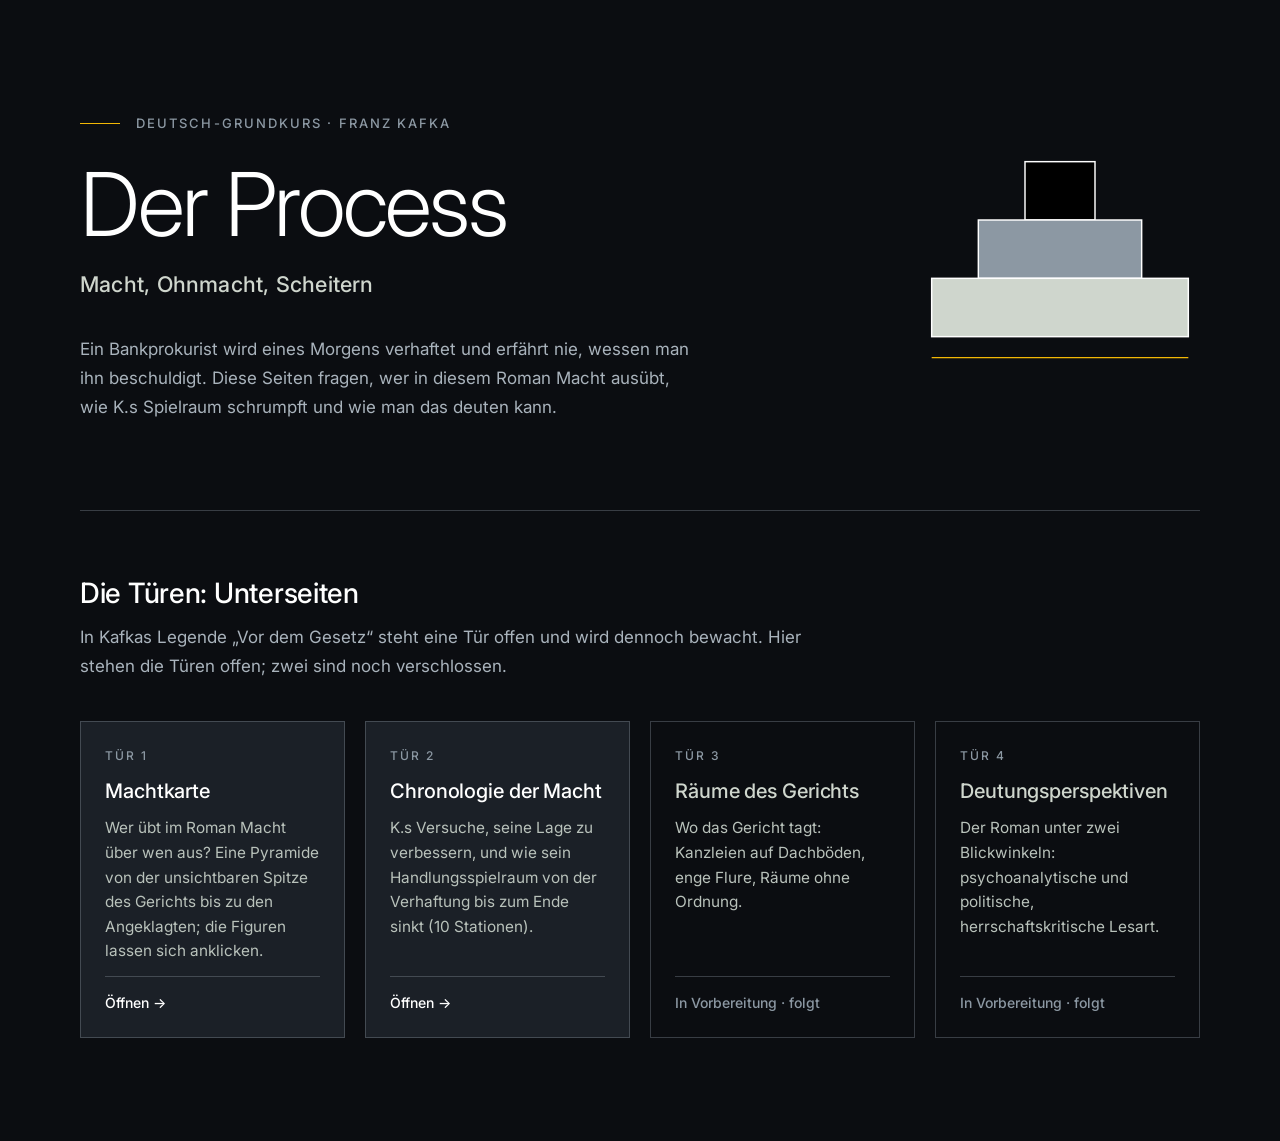
<file: index.html>
<!DOCTYPE html>
<html lang="de">
<head>
<meta charset="utf-8">
<title>Der Process – Macht, Ohnmacht, Scheitern</title>
<meta name="viewport" content="width=device-width, initial-scale=1">
<meta name="description" content="Schul-Website (Deutsch-Grundkurs) zu Franz Kafkas Roman „Der Process“: Machtkarte, Chronologie der Macht und mehr.">
<script>
  // Alte Links (…/Machtkarte/#machtkarte, #zeitleiste) führten früher direkt zur Ansicht: weiterleiten (beim Laden und bei Hash-Wechsel).
  function weiterleiten() {
    if (location.hash === "#machtkarte") location.replace("machtkarte.html");
    if (location.hash === "#zeitleiste") location.replace("chronologie.html");
  }
  weiterleiten();
  addEventListener("hashchange", weiterleiten);
</script>
<link rel="preconnect" href="https://fonts.googleapis.com">
<link rel="preconnect" href="https://fonts.gstatic.com" crossorigin>
<link href="https://fonts.googleapis.com/css2?family=Inter:wght@300;400;500;600&display=swap" rel="stylesheet">
<style>
/* ===== 1. Farben und Grundwerte (wie Machtkarte und Chronologie) ===== */
:root {
  --grund: #0b0d11;
  --flaeche: #1b2027;
  --blaugrau: #8c98a3;
  --salbei: #cfd6cd;
  --weiss: #fff;
  --gelb: #f2b705;                   /* nur als feine Linie und Fokusfarbe */
  --kontur: rgba(140, 152, 163, .35);
  --schrift: "Inter", "Segoe UI", system-ui, sans-serif;
}
* { box-sizing: border-box; }
html { background: var(--grund); }
body {
  margin: 0; color: var(--salbei); background: var(--grund);
  font: 400 1.0625rem/1.7 var(--schrift);
  -webkit-font-smoothing: antialiased;
}
h1, h2, h3, p, ul { margin: 0; padding: 0; }
ul { list-style: none; }
a { color: inherit; }
a:focus-visible { outline: 2px solid var(--gelb); outline-offset: 4px; }
.mitte { width: min(1120px, 100% - 2.5rem); margin-inline: auto; }

/* ===== 2. Kopfbereich ===== */
.hero {
  display: grid; gap: 2.5rem; align-items: center;
  padding-block: clamp(3rem, 9vw, 7rem) clamp(3rem, 7vw, 5.5rem);
}
/* Feine gelbe Linie als einziger Akzent über dem Kicker */
.kicker {
  display: flex; align-items: center; gap: 1rem;
  font-weight: 500; font-size: .8125rem; letter-spacing: .16em; text-transform: uppercase;
  color: var(--blaugrau);
}
.kicker::before { content: ""; flex: none; width: 2.5rem; height: 1px; background: var(--gelb); }
h1 {
  font-weight: 300; font-size: clamp(2.75rem, 7.5vw, 5.5rem); line-height: 1.05;
  letter-spacing: -.025em; color: var(--weiss);
  margin-block: 1.5rem 1rem;
}
.thema { font-weight: 500; font-size: clamp(1.05rem, 2vw, 1.35rem); letter-spacing: .01em; color: var(--salbei); }
.einstieg { max-width: 36em; margin-top: 2rem; color: #a9b3bc; }

@media (max-width: 480px) { .kicker { letter-spacing: .1em; gap: .75rem; } }

/* ===== 3. Emblem: gestufte Pyramide (Verweis auf die Machtkarte) ===== */
.emblem { display: none; width: 100%; max-width: 280px; height: auto; justify-self: end; }
@media (min-width: 900px) {
  .hero { grid-template-columns: 1fr auto; gap: 4rem; }
  .emblem { display: block; }
}

/* ===== 4. Unterseiten (Navigation) ===== */
.nav-bereich { padding-block: clamp(2.5rem, 6vw, 4rem) clamp(4rem, 8vw, 7rem); border-top: 1px solid var(--kontur); }
h2 { font-weight: 500; font-size: clamp(1.35rem, 2.6vw, 1.75rem); line-height: 1.3; letter-spacing: -.01em; color: var(--weiss); }
.nav-hinweis { max-width: 44em; margin-top: .75rem; color: #a9b3bc; }
.karten { display: grid; gap: 1.25rem; margin-top: 2.5rem; grid-template-columns: 1fr; }
@media (min-width: 600px)  { .karten { grid-template-columns: repeat(2, 1fr); } }
@media (min-width: 1100px) { .karten { grid-template-columns: repeat(4, 1fr); } }

/* Gerade Karte, dünne Kontur; bei Hover/Fokus hellt die Kontur auf und eine feine gelbe Linie erscheint oben */
.karte {
  position: relative; display: flex; flex-direction: column; gap: .75rem; height: 100%;
  min-height: 16rem; padding: 1.5rem 1.5rem 1.4rem;
  color: var(--salbei); text-decoration: none; background: var(--flaeche);
  border: 1px solid var(--kontur);
  transition: border-color .25s ease, transform .25s ease;
}
.karte::before {
  content: ""; position: absolute; left: -1px; right: -1px; top: -1px; height: 2px;
  background: var(--gelb); transform: scaleX(0); transform-origin: left; transition: transform .3s ease;
}
a.karte[href]:hover, a.karte[href]:focus-visible { border-color: var(--blaugrau); transform: translateY(-3px); }
a.karte[href]:hover::before, a.karte[href]:focus-visible::before { transform: scaleX(1); }
.karte .nr { font-size: .75rem; font-weight: 500; letter-spacing: .16em; text-transform: uppercase; color: var(--blaugrau); }
.karte h3 { font-weight: 500; font-size: 1.25rem; line-height: 1.3; letter-spacing: -.005em; color: var(--weiss); }
.karte p { font-size: .96rem; line-height: 1.6; color: #b9c2bb; }
.karte .hinweis { margin-top: auto; padding-top: .9rem; border-top: 1px solid var(--kontur); font-weight: 500; font-size: .875rem; color: var(--weiss); }
.karte .pfeil { display: inline-block; transition: transform .25s ease; }
a.karte[href]:hover .pfeil, a.karte[href]:focus-visible .pfeil { transform: translateX(4px); }
/* Platzhalter: ruhiger, ohne Fläche, nicht klickbar */
.karte[aria-disabled="true"] { background: transparent; cursor: default; }
.karte[aria-disabled="true"] h3 { color: var(--salbei); }
.karte[aria-disabled="true"] .hinweis { color: var(--blaugrau); }

/* ===== 5. Bewegung abschalten ===== */
@media (prefers-reduced-motion: reduce) {
  .karte, .karte::before, .karte .pfeil { transition: none; }
  a.karte[href]:hover, a.karte[href]:focus-visible { transform: none; }
  a.karte[href]:hover .pfeil, a.karte[href]:focus-visible .pfeil { transform: none; }
}
</style>
</head>
<body>

<header class="hero mitte">
  <div>
    <p class="kicker">Deutsch-Grundkurs · Franz Kafka</p>
    <h1>Der Process</h1>
    <p class="thema">Macht, Ohnmacht, Scheitern</p>
    <p class="einstieg">Ein Bankprokurist wird eines Morgens verhaftet und erfährt nie, wessen man ihn beschuldigt. Diese Seiten fragen, wer in diesem Roman Macht ausübt, wie K.s Spielraum schrumpft und wie man das deuten kann.</p>
  </div>
  <!-- dekorativ: gestufte Pyramide wie auf der Machtkarte (Schwarz, Blaugrau, Salbei); Inhalt steht im Text, daher aria-hidden -->
  <svg class="emblem" viewBox="0 0 240 200" aria-hidden="true" focusable="false">
    <g stroke="#fff" stroke-width="1.25" stroke-linejoin="miter">
      <rect x="90" y="10" width="60" height="50" fill="#000"/>
      <rect x="50" y="60" width="140" height="50" fill="#8c98a3"/>
      <rect x="10" y="110" width="220" height="50" fill="#cfd6cd"/>
    </g>
    <line x1="10" y1="178" x2="230" y2="178" stroke="#f2b705" stroke-width="1"/>
  </svg>
</header>

<nav class="nav-bereich mitte" aria-labelledby="nav-titel">
  <h2 id="nav-titel">Die Türen: Unterseiten</h2>
  <p class="nav-hinweis">In Kafkas Legende „Vor dem Gesetz“ steht eine Tür offen und wird dennoch bewacht. Hier stehen die Türen offen; zwei sind noch verschlossen.</p>
  <ul class="karten" id="tueren"></ul>
</nav>

<script>
/* ===== KONFIGURATION: Unterseiten =====
   Hier (und nur hier) Links und Titel pflegen. Die Türen werden daraus erzeugt.
   href: null  ->  Platzhalter „in Vorbereitung“ (sichtbar, nicht klickbar).
   Seiten im Repo relativ verlinken (z. B. "machtkarte.html"); externe Seiten mit https://… öffnen in neuem Tab. */
const UNTERSEITEN = [
  { titel: "Machtkarte",
    text: "Wer übt im Roman Macht über wen aus? Eine Pyramide von der unsichtbaren Spitze des Gerichts bis zu den Angeklagten; die Figuren lassen sich anklicken.",
    href: "machtkarte.html" },
  { titel: "Chronologie der Macht",
    text: "K.s Versuche, seine Lage zu verbessern, und wie sein Handlungsspielraum von der Verhaftung bis zum Ende sinkt (10 Stationen).",
    href: "chronologie.html" },
  { titel: "Räume des Gerichts",
    text: "Wo das Gericht tagt: Kanzleien auf Dachböden, enge Flure, Räume ohne Ordnung.",
    href: null },
  { titel: "Deutungsperspektiven",
    text: "Der Roman unter zwei Blickwinkeln: psychoanalytische und politische, herrschaftskritische Lesart.",
    href: null }
];

/* ===== Karten erzeugen ===== */
document.getElementById("tueren").innerHTML = UNTERSEITEN.map((u, i) => {
  const kopf = `<span class="nr">Tür ${i + 1}</span><h3>${u.titel}</h3><p>${u.text}</p>`;
  const extern = /^https?:/.test(u.href || "");
  const li = u.href
    ? `<a class="karte" href="${u.href}"${extern ? ' target="_blank" rel="noopener"' : ""} aria-label="${u.titel} öffnen${extern ? " (neuer Tab)" : ""}">${kopf}<span class="hinweis">Öffnen <span class="pfeil" aria-hidden="true">${extern ? "↗" : "→"}</span></span></a>`
    : `<a class="karte" aria-disabled="true">${kopf}<span class="hinweis">In Vorbereitung · folgt</span></a>`;
  return `<li>${li}</li>`;
}).join("");

</script>
</body>
</html>
</file>
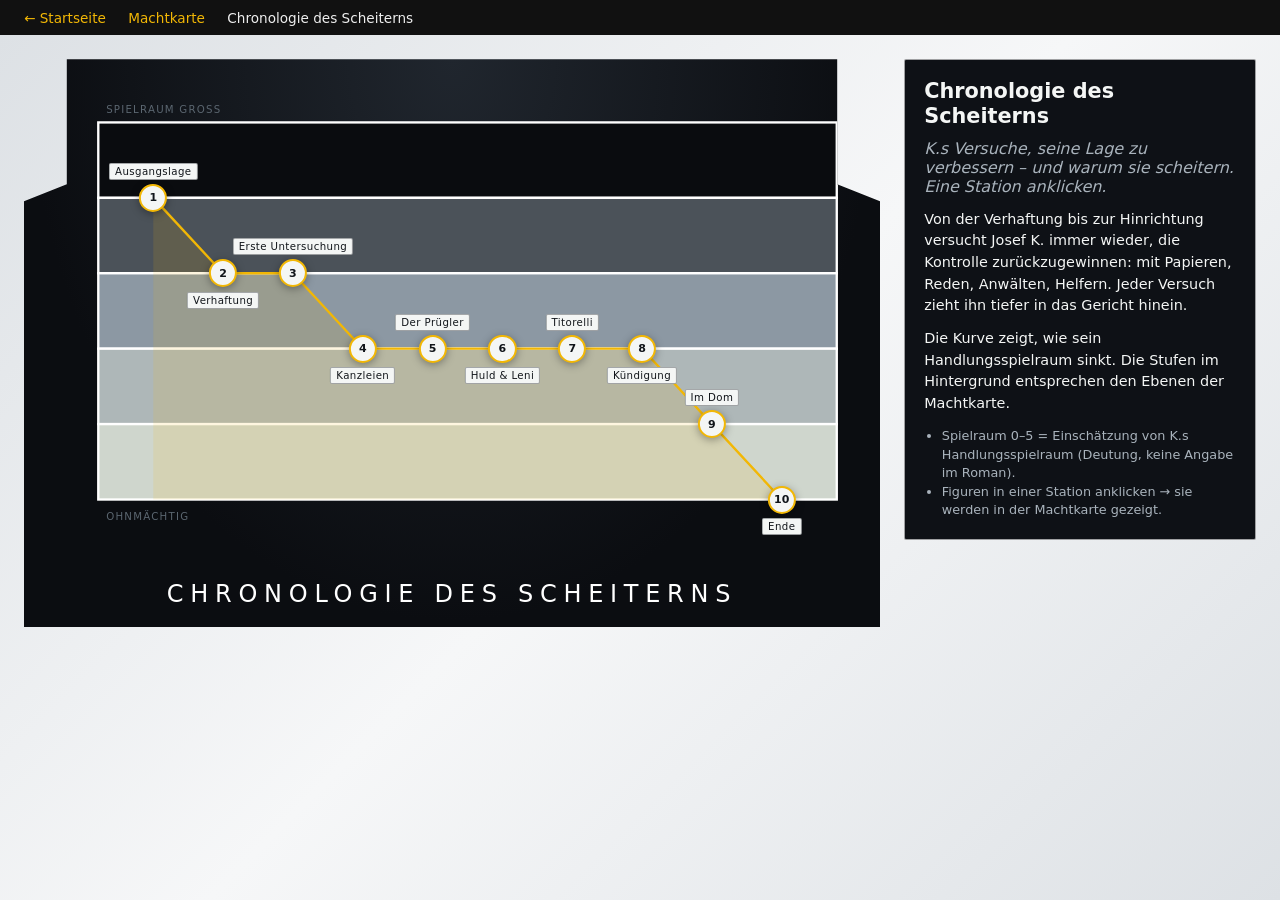
<file: chronologie.html>
<!doctype html>
<html lang="de">
<head>
  <meta charset="utf-8">
  <meta name="viewport" content="width=device-width, initial-scale=1">
  <title>Chronologie des Scheiterns – Der Process</title>
  <link rel="icon" href="data:,">
  <link rel="stylesheet" href="seite.css">
  <link rel="stylesheet" href="machtkarte.css">
  <link rel="stylesheet" href="zeitleiste.css">
  <link rel="stylesheet" href="themes.css">
</head>
<body>
  <nav class="kopfleiste" aria-label="Seiten">
    <a href="index.html">← Startseite</a>
    <a href="machtkarte.html">Machtkarte</a>
    <a href="chronologie.html" aria-current="page">Chronologie des Scheiterns</a>
  </nav>
  <main id="zeitleiste" data-theme="hierarchie"></main>

  <script type="module">
    // Nur Bedienung: Figur anklicken → Machtkarte mit dieser Figur. Inhalte und Darstellung liegen in den Modulen.
    import { mountZeitleiste } from './zeitleiste.js';
    import daten from './daten.js';
    import chronologie from './chronologie.js';

    mountZeitleiste(document.getElementById('zeitleiste'), chronologie, daten, {
      beiFigur: (id) => { location.href = `machtkarte.html#figur-${id}`; },
    });
  </script>
</body>
</html>
</file>
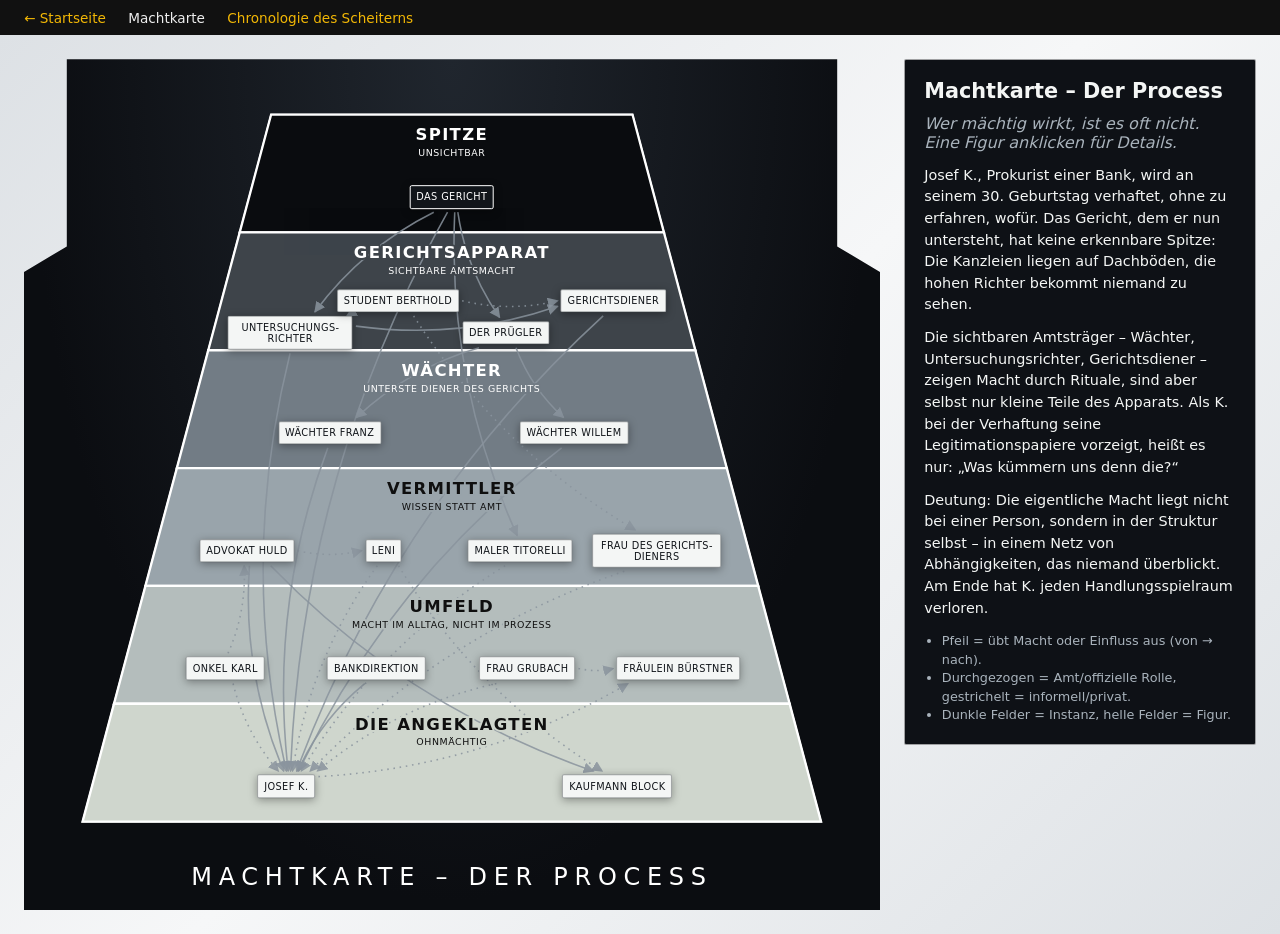
<file: machtkarte.html>
<!doctype html>
<html lang="de">
<head>
  <meta charset="utf-8">
  <meta name="viewport" content="width=device-width, initial-scale=1">
  <title>Machtkarte – Der Process</title>
  <link rel="icon" href="data:,">
  <script>
    // Alter Link …/machtkarte.html#zeitleiste: Die Chronologie hat eine eigene Seite (beim Laden und bei Hash-Wechsel).
    function weiterleiten() { if (location.hash === "#zeitleiste") location.replace("chronologie.html"); }
    weiterleiten();
    addEventListener("hashchange", weiterleiten);
  </script>
  <link rel="stylesheet" href="seite.css">
  <link rel="stylesheet" href="machtkarte.css">
  <link rel="stylesheet" href="themes.css">
</head>
<body>
  <nav class="kopfleiste" aria-label="Seiten">
    <a href="index.html">← Startseite</a>
    <a href="machtkarte.html" aria-current="page">Machtkarte</a>
    <a href="chronologie.html">Chronologie des Scheiterns</a>
  </nav>
  <main id="machtkarte" data-theme="hierarchie"></main>

  <script type="module">
    // Nur Bedienung: #figur-<id> wählt die Figur aus. Inhalte und Darstellung liegen in den Modulen.
    import { mountMachtkarte } from './machtkarte.js';
    import daten from './daten.js';

    const karte = mountMachtkarte(document.getElementById('machtkarte'), daten);
    const figuren = new Set(daten.knoten.map((k) => k.id));

    function waehleAusHash() {
      const id = location.hash.match(/^#figur-(.+)$/)?.[1];
      if (figuren.has(id)) karte.waehle(id);
    }
    addEventListener('hashchange', waehleAusHash);
    waehleAusHash();
  </script>
</body>
</html>
</file>
<file: seite.css>
/* Gemeinsam für machtkarte.html und chronologie.html: Seitenrahmen und Kopfleiste (Farben der Startseite). */
body { margin: 0; min-height: 100vh; display: flex; flex-direction: column; }
body > main { flex: 1; }
.kopfleiste { display: flex; flex-wrap: wrap; gap: .4rem 1.4rem; align-items: center; padding: .6rem 1.5rem; font: .85rem system-ui, sans-serif; background: #111; color: #eee; }
.kopfleiste a { color: #f2b705; text-decoration: none; }
.kopfleiste a:hover { text-decoration: underline; }
.kopfleiste a:focus-visible { outline: 2px solid #f2b705; outline-offset: 3px; }
.kopfleiste a[aria-current="page"] { color: #eee; text-decoration: none; cursor: default; }
</file>
<file: machtkarte.css>
/* Struktur der Machtkarte. Enthält KEINE Farben/Schriften – alles kommt aus themes.css. */
.mk {
  display: grid;
  grid-template-columns: minmax(0, 1fr) clamp(16rem, 28vw, 22rem);
  gap: 1.5rem;
  padding: 1.5rem;
  background: var(--bg);
  color: var(--text);
  font-family: var(--font);
  min-height: 100%;
}
/* Zweispaltig nur, solange die Bühne mindestens ihre Mindestbreite (34rem, s. u.) behält */
@media (max-width: 62rem) { .mk { grid-template-columns: minmax(0, 1fr); } }
@media (max-width: 52rem) { .mk { padding: .75rem; } }
/* Rahmen: neutraler Träger um Scroller (Bühne), Hinweis + Bildunterschrift; Stile dürfen ihn gestalten */
.mk-rahmen { box-sizing: border-box; width: 100%; max-width: 62rem; margin-inline: auto; align-self: start; }
/* Bühne: feste Proportion (setzt geruest() in ansicht.js), alles darin skaliert mit (Positionen in %, Schrift in cqw).
   Sie behält eine Mindestbreite, damit Knotentexte passen, und lässt sich darüber hinaus seitlich wischen;
   Hinweis und Bildunterschrift liegen außerhalb des Scrollbereichs. */
.mk-buehne { position: relative; container-type: inline-size; width: 100%; min-width: 34rem; }
.mk-scroller { overflow-x: auto; -webkit-overflow-scrolling: touch; }
.mk-wischhinweis { display: none; }
@media (max-width: 44rem) {
  .mk-buehne { min-width: 40rem; }
  .mk-wischhinweis { display: block; margin: .5rem 0 0; text-align: center; font-size: .75rem; letter-spacing: .08em; }
}
.mk-bildunterschrift { display: none; margin: 0; text-align: center; text-transform: uppercase; }
.mk-svg { position: absolute; inset: 0; width: 100%; height: 100%; pointer-events: none; overflow: visible; }

/* Kulisse (von pyramide.js gezeichnet) */
.mk-k-flaeche { fill: var(--kulisse-fuellung); stroke: var(--kulisse-kontur); stroke-width: 2; }
.mk-k-ebene { fill: var(--kulisse-a); stroke: none; }
.mk-k-ebene[data-alt="1"] { fill: var(--kulisse-b); }
.mk-k-linie { fill: none; stroke: var(--kulisse-linie); stroke-width: 1.2; stroke-dasharray: 6 5; }
.mk-ebene-titel {
  fill: var(--gedaempft); font-size: 15px; letter-spacing: .12em; text-transform: uppercase;
}
.mk-ebene-untertitel { fill: var(--gedaempft); font-size: 11px; letter-spacing: .1em; text-transform: uppercase; }

/* Knoten: Mittelpunkt liegt auf der von pyramide.js berechneten Position */
.mk-knoten {
  position: absolute; z-index: 1; translate: -50% -50%;
  --schrift: min(1.55cqw, 1rem); /* skaliert nur mit der Bühne, damit Text in den Knoten bleibt */
  font: inherit; font-size: var(--schrift); color: var(--knoten-text); cursor: pointer;
  padding: .55em 1em; text-align: center; hyphens: manual;
  background: var(--knoten-bg);
  border: var(--knoten-rand);
  border-radius: var(--knoten-radius);
  box-shadow: var(--knoten-schatten);
  transition: opacity .2s, box-shadow .2s;
}
.mk-knoten:nth-child(odd)  { rotate: var(--neigung); }
.mk-knoten:nth-child(even) { rotate: calc(var(--neigung) * -1); }
.mk-knoten[data-typ="figur"]   { background: var(--typ-figur, var(--knoten-bg)); }
.mk-knoten[data-typ="instanz"] { background: var(--typ-instanz, var(--knoten-bg)); }
.mk-knoten:focus-visible, .mk-knoten.ist-aktiv { outline: 3px solid var(--akzent); outline-offset: 3px; }
.mk-knoten.ist-nah { box-shadow: 0 0 0 2px var(--akzent); }

.mk-kante {
  fill: none; stroke: var(--kante); stroke-width: var(--kante-breite);
  opacity: .85; transition: opacity .2s, stroke .2s;
}
/* Informelle Beziehungen gestrichelt, formale durchgezogen */
.mk-kante[data-art="informell"] { stroke-dasharray: var(--kante-dash); }
.mk-kante { marker-end: url(#mk-pfeil); }
.mk-pfeilspitze { fill: var(--kante); }
.mk-pfeilspitze-aktiv { fill: var(--akzent); }
.mk-kante.ist-aktiv { stroke: var(--akzent); opacity: 1; stroke-width: calc(var(--kante-breite) * 1.6); marker-end: url(#mk-pfeil-aktiv); }

/* Bei Auswahl alles Unbeteiligte zurücknehmen */
.hat-auswahl .mk-knoten:not(.ist-aktiv):not(.ist-nah) { opacity: .35; }
.hat-auswahl .mk-kante:not(.ist-aktiv) { opacity: .12; }

.mk-detail {
  align-self: start; position: sticky; top: 1rem;
  max-height: calc(100vh - 2rem); overflow-y: auto; box-sizing: border-box;
  padding: 1.2rem; background: var(--panel-bg); border: var(--panel-rand);
  border-radius: var(--knoten-radius);
}
@media (max-width: 62rem) { .mk-detail { position: static; max-height: none; } }
.mk-detail-titel { margin: 0 0 .6rem; font-size: 1.3rem; line-height: 1.2; }
.mk-detail-meta { margin: 0 0 .3rem; font-size: .75rem; letter-spacing: .1em; text-transform: uppercase; color: var(--gedaempft); }
.mk-hinweis { color: var(--gedaempft); font-style: italic; margin: 0 0 .8rem; }
.mk-text { font-size: .9rem; line-height: 1.5; margin: 0 0 .7rem; }
.mk-beziehungen { margin: .3rem 0 0; padding-left: 1.1rem; font-size: .85rem; line-height: 1.45; }
.mk-beziehungen li { margin-bottom: .35rem; }
.mk-beziehungen .mk-text { font-size: inherit; }

/* Abschnitte im Detailfeld; „Deutung“ ist sichtbar als Interpretation abgesetzt */
.mk-abschnitt { margin: 0 0 .4rem; }
.mk-abschnitt-titel { margin: .9rem 0 .3rem; font-size: .72rem; letter-spacing: .12em; text-transform: uppercase; color: var(--gedaempft); }
.mk-abschnitt[data-marke="deutung"] { padding-left: .7rem; border-left: 3px solid var(--akzent); }
.mk-abschnitt[data-marke="deutung"] .mk-text { font-style: italic; }

/* Machtgrad als Punktreihe */
.mk-machtgrad { display: flex; align-items: center; gap: .6rem; margin: 0 0 .4rem; font-size: .8rem; }
.mk-machtgrad-label { letter-spacing: .1em; text-transform: uppercase; color: var(--gedaempft); font-size: .72rem; }
.mk-punkte { display: inline-flex; gap: .25rem; }
.mk-punkt { width: .7rem; height: .7rem; border-radius: 50%; border: 1.5px solid currentColor; opacity: .5; }
.mk-punkt.ist-voll { background: var(--akzent); border-color: var(--akzent); opacity: 1; }

.mk-legende { margin: .8rem 0 0; padding-left: 1.1rem; font-size: .8rem; line-height: 1.45; color: var(--gedaempft); }
</file>
<file: zeitleiste.css>
/* Struktur der Zeitleiste. Farben/Schriften kommen aus themes.css; Rahmen, Detailfeld, Bänder aus machtkarte.css. */
.zl-achse { fill: var(--gedaempft); font-size: 13px; letter-spacing: .12em; text-transform: uppercase; }
.zl-linie { fill: none; stroke: var(--akzent); stroke-width: 3; stroke-linejoin: round; }
.zl-flaeche { fill: var(--akzent); opacity: .12; }

/* Station: Punkt mit Nummer genau auf der Kurve, Titel darüber oder darunter */
.zl-station {
  position: absolute; z-index: 1; translate: -50% -50%;
  display: grid; justify-items: center; padding: 0; border: 0; background: none; cursor: pointer;
  font: inherit; color: var(--text);
}
.zl-nummer {
  display: grid; place-items: center; width: 2.2em; height: 2.2em; border-radius: 50%;
  font-size: clamp(.6rem, 1.4cqw, .9rem); font-weight: 700;
  background: var(--knoten-bg); color: var(--knoten-text); border: 2px solid var(--akzent);
  box-shadow: var(--knoten-schatten); transition: transform .2s;
}
.zl-titel {
  position: absolute; white-space: nowrap; padding: .2em .5em;
  font-size: clamp(.55rem, 1.3cqw, .85rem); letter-spacing: .04em;
  background: var(--knoten-bg); color: var(--knoten-text); border: var(--knoten-rand); border-radius: var(--knoten-radius);
}
.zl-station[data-lage="oben"] .zl-titel { bottom: calc(100% + .4em); }
.zl-station[data-lage="unten"] .zl-titel { top: calc(100% + .4em); }
.zl-station:hover .zl-nummer, .zl-station.ist-aktiv .zl-nummer { transform: scale(1.2); background: var(--akzent); color: #111; }
.zl-station:focus-visible { outline: 3px solid var(--akzent); outline-offset: 4px; border-radius: 50%; }
.hat-auswahl .zl-station:not(.ist-aktiv) { opacity: .45; }

/* Figuren-Knöpfe und Blättern im Detailfeld */
.zl-figuren, .zl-blaettern { display: flex; flex-wrap: wrap; gap: .4rem; }
.zl-blaettern { justify-content: space-between; margin-top: 1.2rem; }
.zl-figur {
  font: inherit; font-size: .8rem; padding: .3rem .7rem; cursor: pointer;
  background: transparent; color: inherit; border: 1px solid var(--gedaempft); border-radius: var(--knoten-radius);
}
.zl-figur:hover:not(:disabled) { border-color: var(--akzent); color: var(--akzent); }
.zl-figur:disabled { opacity: .35; cursor: default; }
</file>
<file: themes.css>
/* Stil der Machtkarte und Zeitleiste: dunkler Rahmen, Stufen von Schwarz über Blaugrau zu Salbei, weiße Konturen.
   Alle Farben und Schriften stehen als Variablen im ersten Block; die Regeln danach ergänzen nur Form und Schrift. */

.mk[data-theme="hierarchie"] {
  --bg: linear-gradient(135deg, #dde1e5 0%, #f6f7f8 50%, #dde1e5 100%);
  --text: #11151a; --gedaempft: #5b6670;
  --font: "Montserrat", "Avenir Next", "Century Gothic", "Segoe UI", system-ui, sans-serif;
  --akzent: #f2b705;
  --knoten-bg: #f4f6f5; --knoten-text: #11151a;
  --typ-instanz: #11151a; --typ-figur: #f4f6f5;
  --knoten-rand: 1px solid rgba(17, 21, 26, .35); --knoten-radius: 2px;
  --knoten-schatten: 0 2px 8px rgba(0, 0, 0, .35); --neigung: 0deg;
  --kante: #8a949e; --kante-breite: 2px; --kante-dash: 2 6;
  --panel-bg: #0e1116; --panel-rand: 1px solid rgba(255, 255, 255, .6);
  --kulisse-fuellung: transparent; --kulisse-kontur: #ffffff; --kulisse-a: #1b2027; --kulisse-b: #2a313a;
  --kulisse-linie: rgba(255, 255, 255, .35);
  --stufe-oben: #0a0c0f; --stufe-mitte: #8c98a3; --stufe-unten: #cfd6cd;
}
/* Dunkler, an den Schultern abgeschrägter Rahmen mit Bildunterschrift */
.mk[data-theme="hierarchie"] .mk-rahmen {
  padding: 2rem 2.2rem 1.2rem;
  background: radial-gradient(ellipse at 50% 0%, #20262e 0%, #0b0d11 70%);
  clip-path: polygon(5% 0, 95% 0, 95% 22%, 100% 25%, 100% 100%, 0 100%, 0 25%, 5% 22%);
}
@media (max-width: 44rem) { .mk[data-theme="hierarchie"] .mk-rahmen { padding: 1rem .8rem .8rem; clip-path: none; } }
.mk[data-theme="hierarchie"] .mk-bildunterschrift {
  display: block; margin-top: 1.1rem; color: #fff; font-size: 1.5rem; font-weight: 300; letter-spacing: .28em;
}
.mk[data-theme="hierarchie"] .mk-wischhinweis { color: #a9b3bc; }
/* Handy: Bildunterschrift kleiner, darf umbrechen */
@media (max-width: 44rem) { .mk[data-theme="hierarchie"] .mk-bildunterschrift { font-size: .95rem; letter-spacing: .16em; } }
/* Stufenfarben: dreistufiger Verlauf nach --s (0 = oben, 1 = unten), Linien weiß */
.mk[data-theme="hierarchie"] :is(.mk-k-ebene, .mk-ebene-titel, .mk-ebene-untertitel) {
  --stufenfarbe: color-mix(in srgb,
    color-mix(in srgb, var(--stufe-oben), var(--stufe-mitte) clamp(0%, calc(var(--s) * 200%), 100%)),
    var(--stufe-unten) clamp(0%, calc((var(--s) - .5) * 200%), 100%));
}
.mk[data-theme="hierarchie"] .mk-k-ebene { fill: var(--stufenfarbe); stroke: #fff; stroke-width: 3; }
/* Schrift auf den Stufen: hell auf dunklen, dunkel auf hellen Stufen; Kontur in Stufenfarbe hält Linien fern */
.mk[data-theme="hierarchie"] .mk-ebene-titel,
.mk[data-theme="hierarchie"] .mk-ebene-untertitel {
  fill: hsl(0 0% clamp(6%, calc((0.5 - var(--s)) * 1000%), 100%));
  stroke: var(--stufenfarbe); stroke-width: 5px; stroke-linejoin: round; paint-order: stroke;
}
.mk[data-theme="hierarchie"] .mk-ebene-titel { font-size: 21px; font-weight: 600; letter-spacing: .08em; }
.mk[data-theme="hierarchie"] .mk-ebene-untertitel { font-size: 12px; letter-spacing: .06em; }
.mk[data-theme="hierarchie"] .mk-knoten { text-transform: uppercase; letter-spacing: .04em; padding-inline: .6em; font-size: calc(var(--schrift) * .8); }
.mk[data-theme="hierarchie"] .mk-knoten[data-typ="instanz"] { color: #fff; border: 1.5px solid #fff; }
.mk[data-theme="hierarchie"] .mk-detail { color: #f4f6f5; }
.mk[data-theme="hierarchie"] .mk-detail .mk-hinweis,
.mk[data-theme="hierarchie"] .mk-detail .mk-legende,
.mk[data-theme="hierarchie"] .mk-detail .mk-abschnitt-titel,
.mk[data-theme="hierarchie"] .mk-detail .mk-detail-meta,
.mk[data-theme="hierarchie"] .mk-detail .mk-machtgrad-label { color: #a9b3bc; }
</file>
